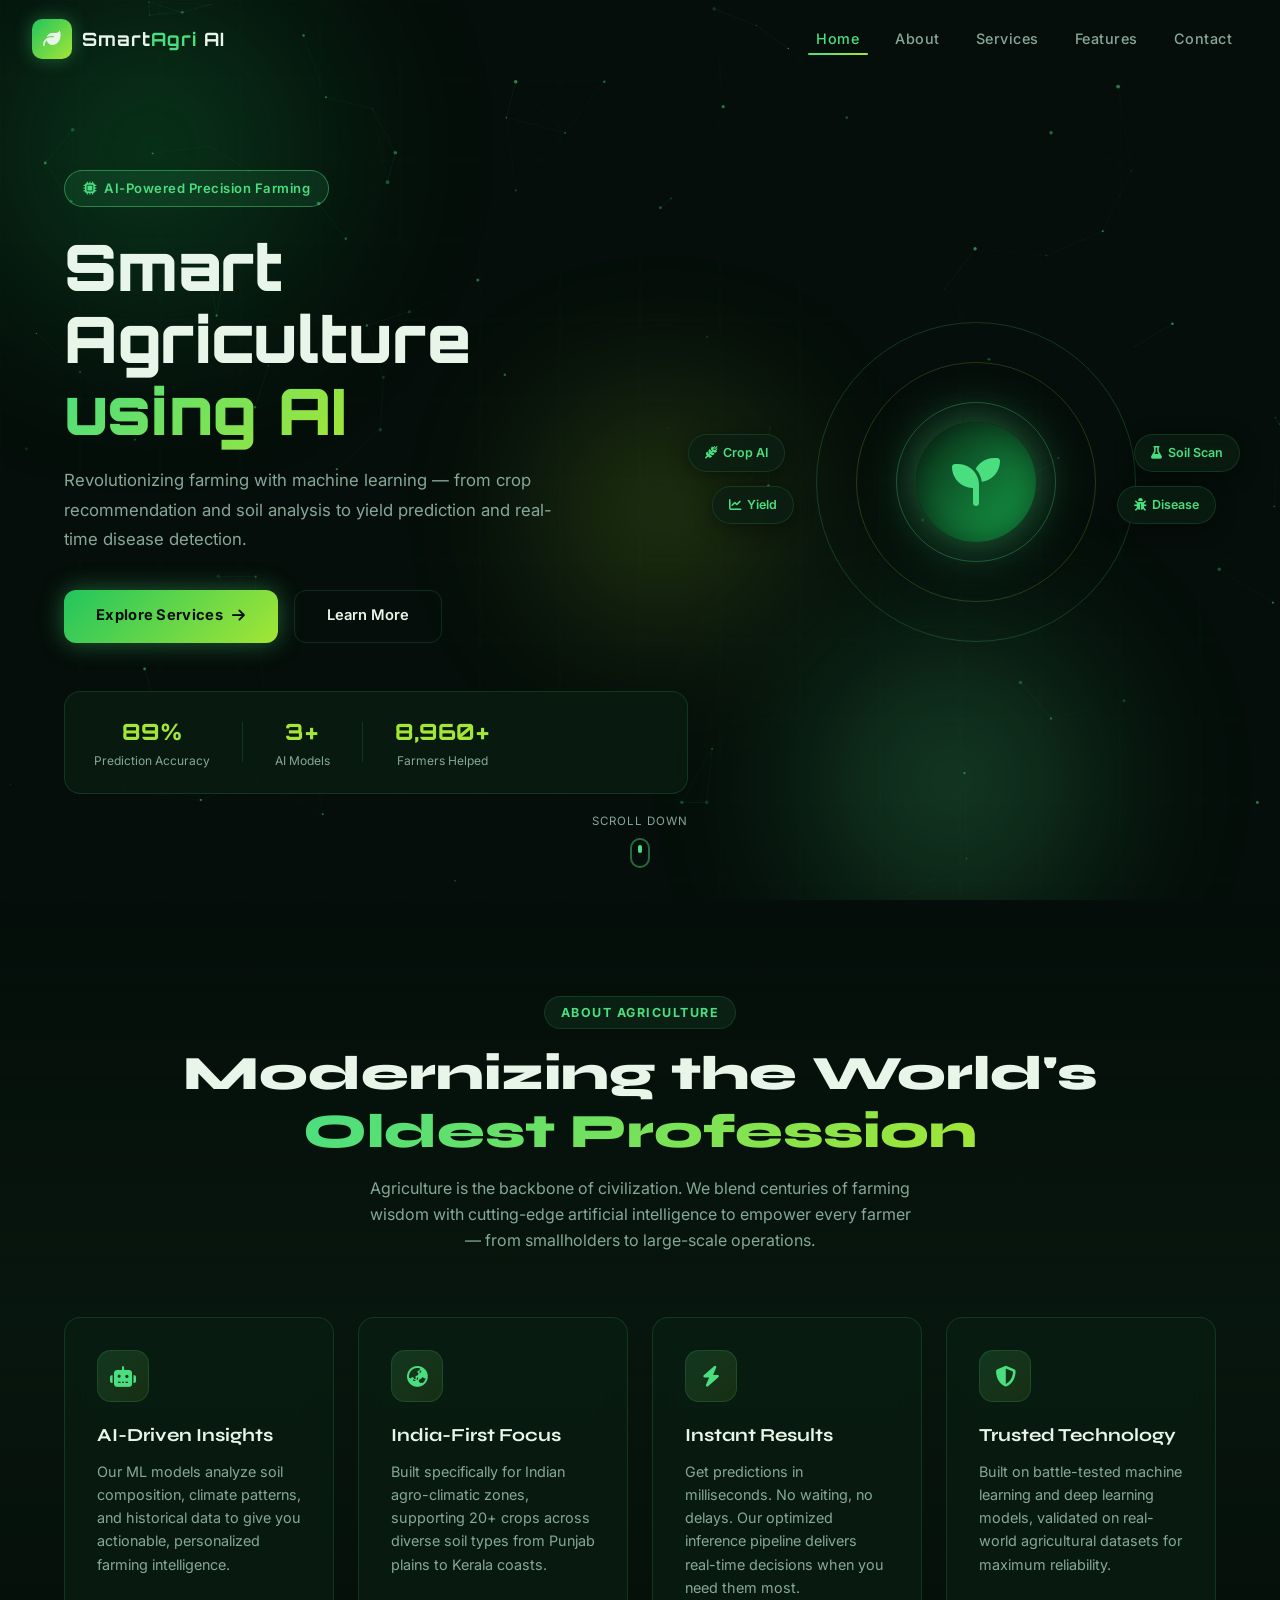
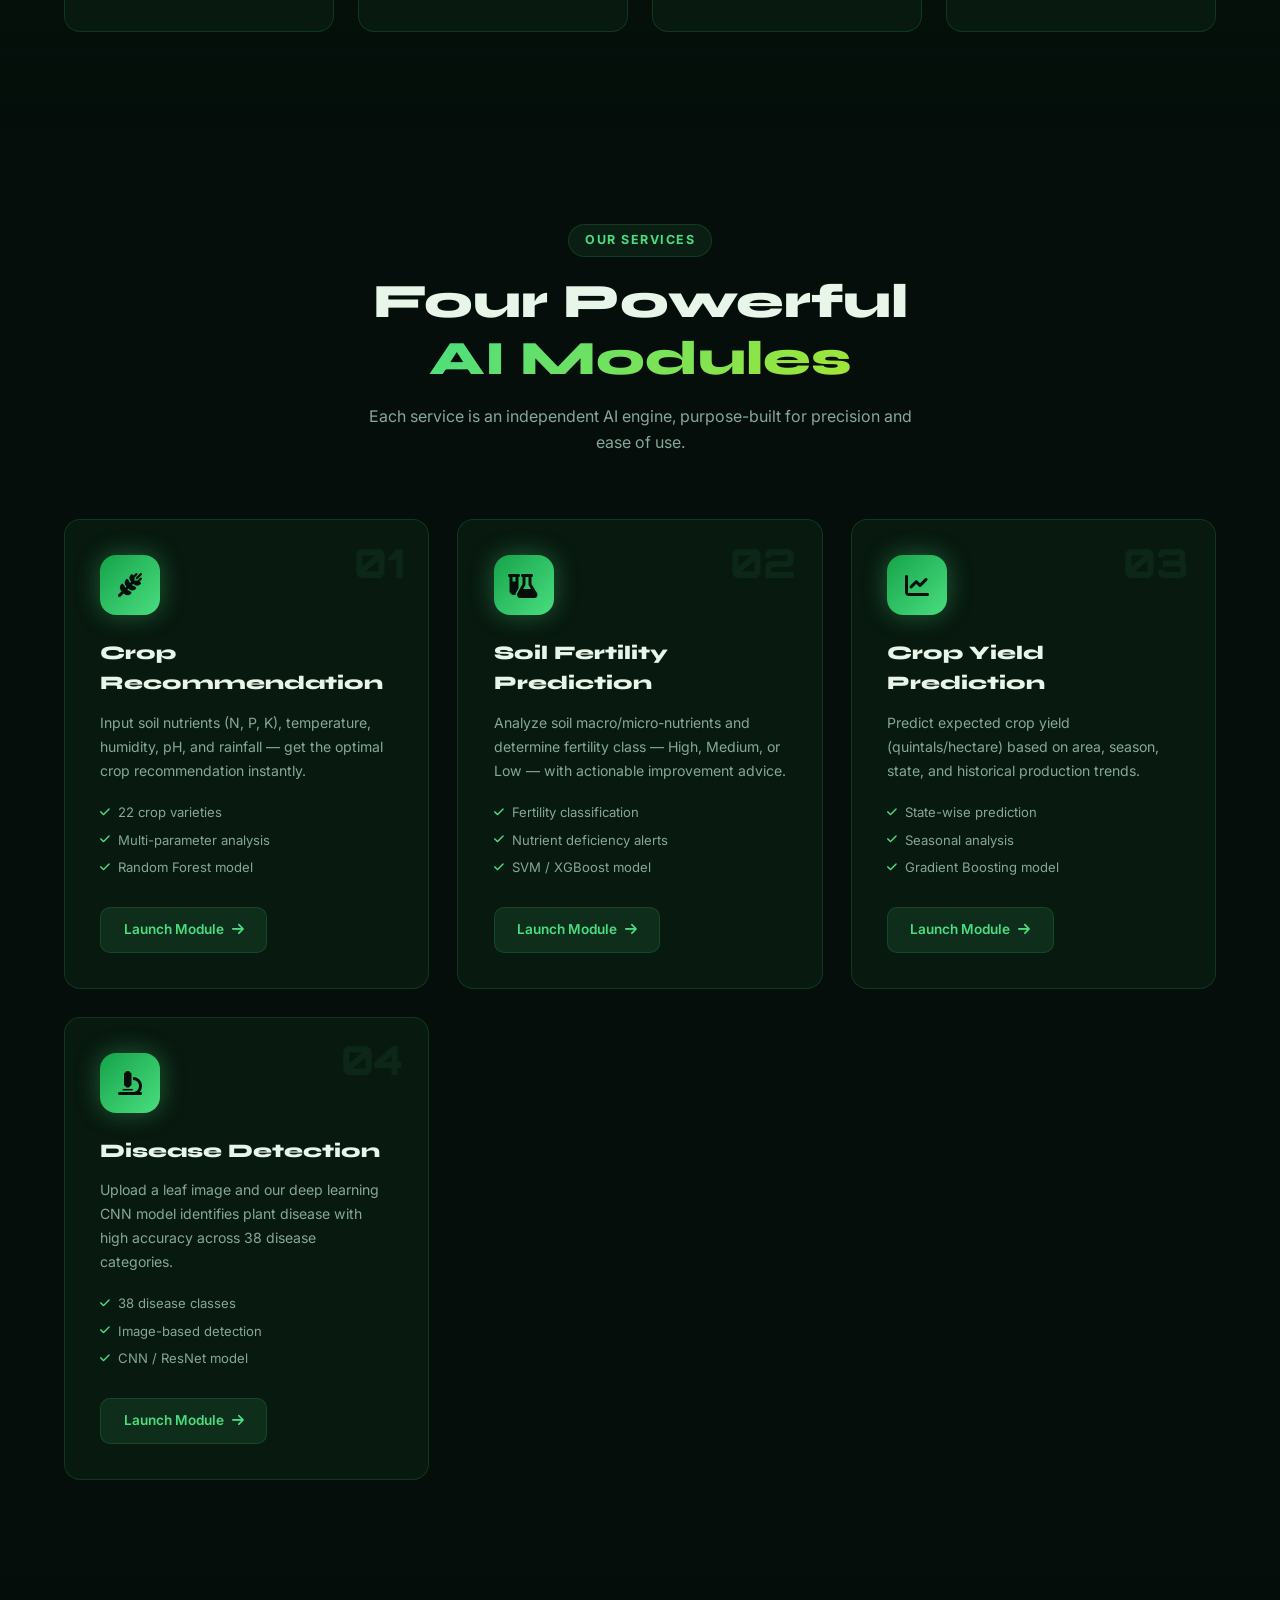
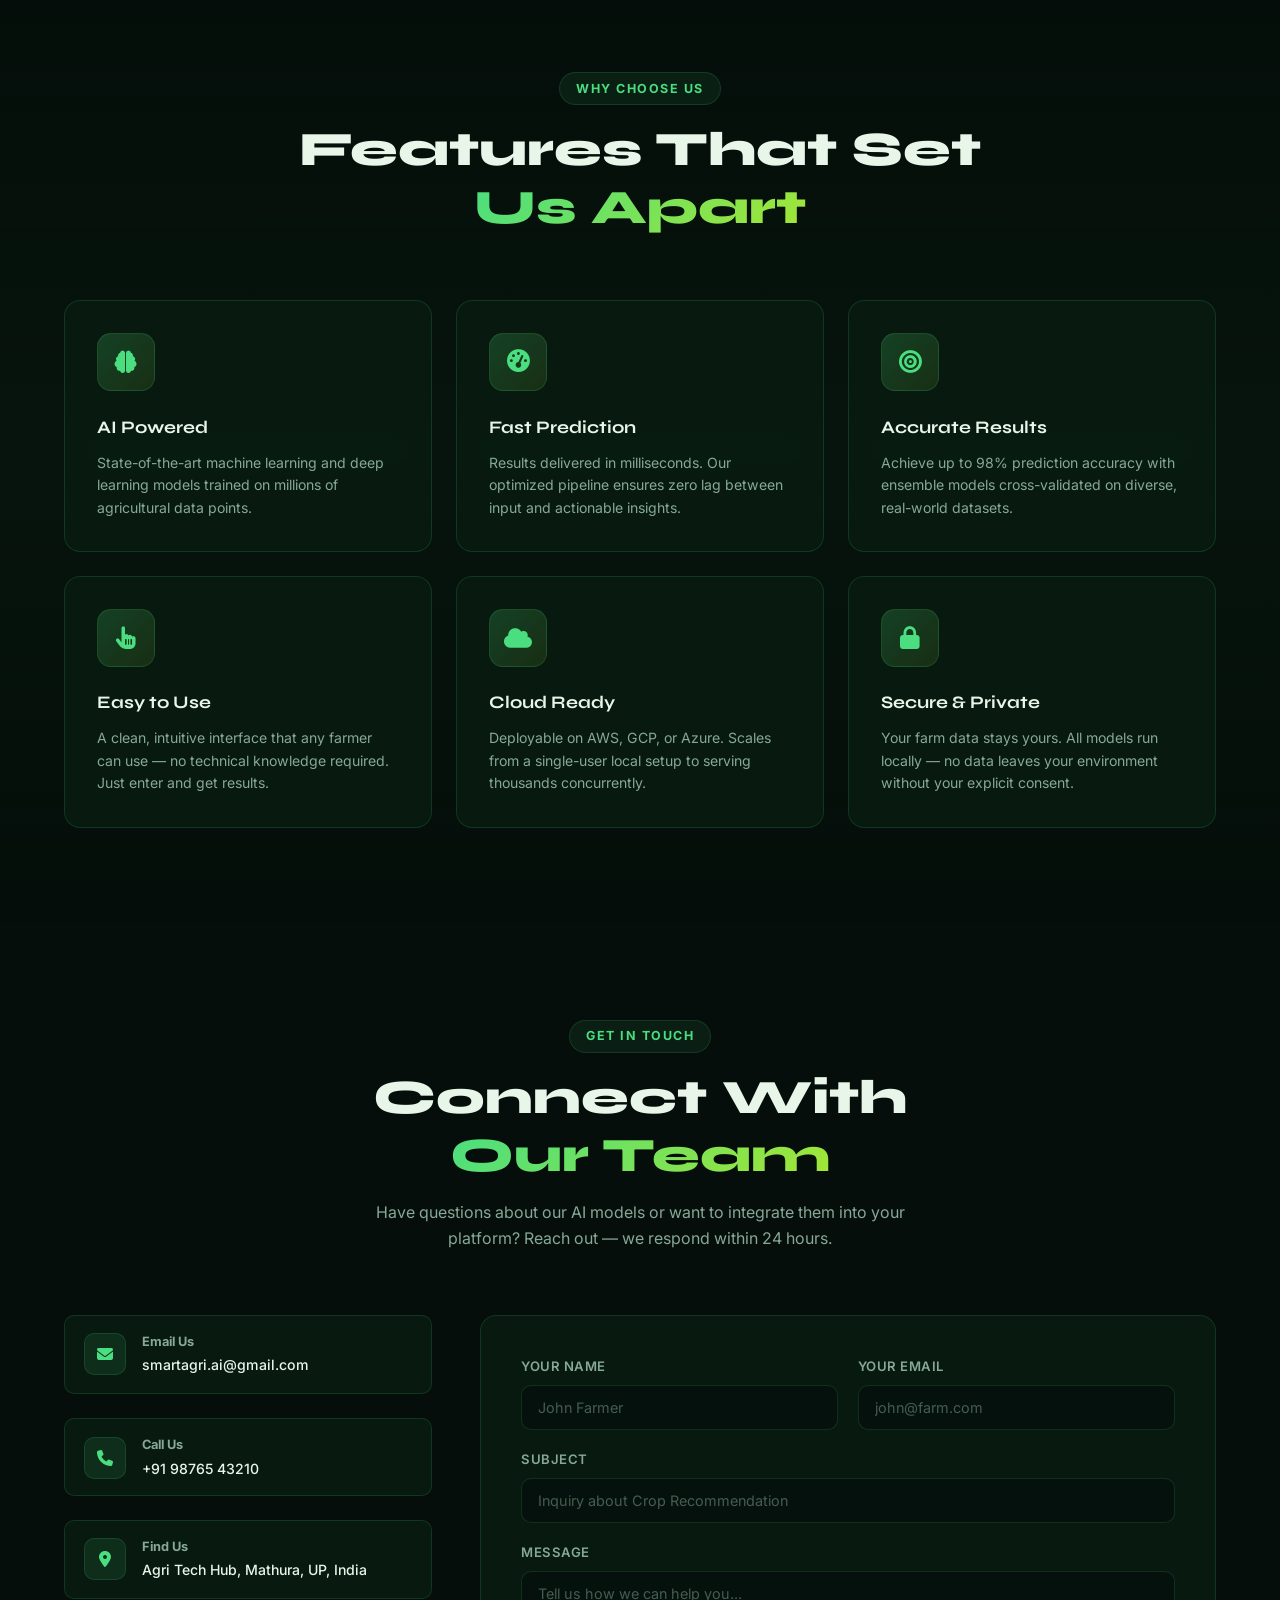
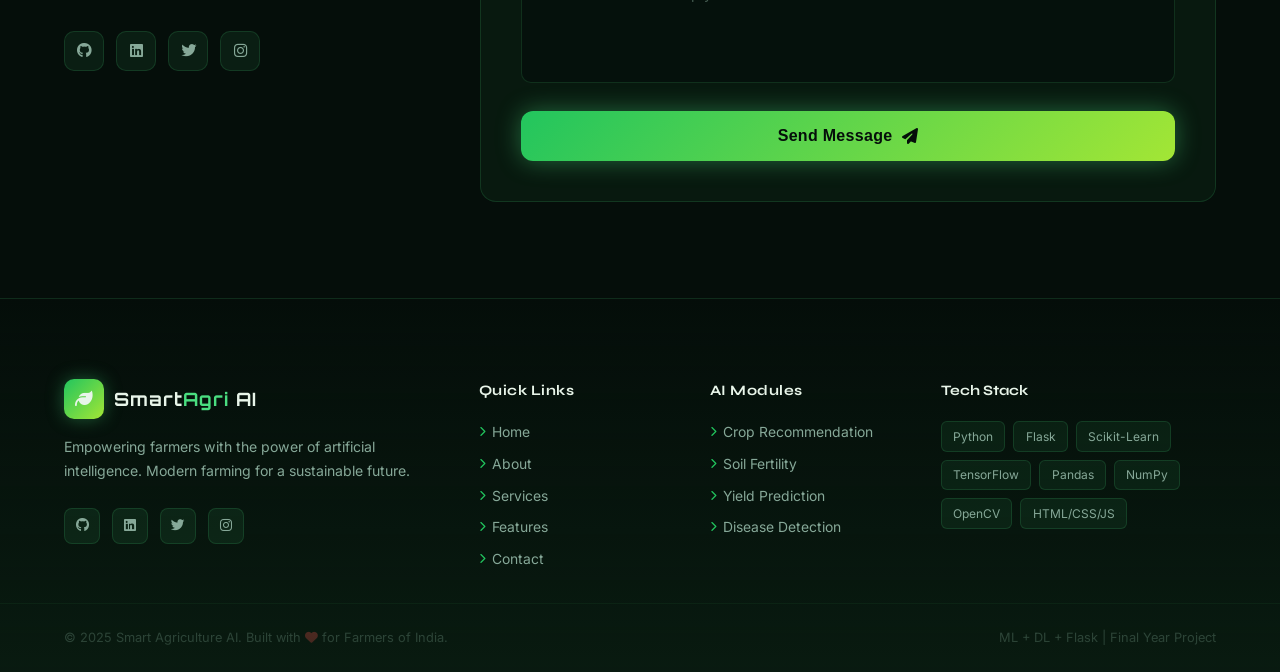
<file: Main/index.html>
<!DOCTYPE html>
<html lang="en">
<head>
  <meta charset="UTF-8" />
  <meta name="viewport" content="width=device-width, initial-scale=1.0" />
  <title>Smart Agriculture AI</title>

  <!-- Google Fonts -->
  <link href="https://fonts.googleapis.com/css2?family=Orbitron:wght@400;600;700;900&family=Syne:wght@400;600;700;800&family=Inter:wght@300;400;500;600&display=swap" rel="stylesheet" />

  <!-- Font Awesome -->
  <link rel="stylesheet" href="https://cdnjs.cloudflare.com/ajax/libs/font-awesome/6.5.0/css/all.min.css" />

  <!-- Main stylesheet -->
  <link rel="stylesheet" href="style.css" />
</head>
<body>

  <!-- ============================================================
       ANIMATED CANVAS BACKGROUND
  ============================================================ -->
  <canvas id="bgCanvas"></canvas>

  <!-- ============================================================
       NAVBAR
  ============================================================ -->
  <nav class="navbar" id="navbar">
    <div class="nav-container">
      <!-- Logo -->
      <div class="nav-logo">
        <span class="logo-icon"><i class="fa-solid fa-leaf"></i></span>
        <span class="logo-text">Smart<span class="accent">Agri</span> AI</span>
      </div>

      <!-- Menu -->
      <ul class="nav-links" id="navLinks">
        <li><a href="#home" class="nav-link active">Home</a></li>
        <li><a href="#about" class="nav-link">About</a></li>
        <li><a href="#services" class="nav-link">Services</a></li>
        <li><a href="#features" class="nav-link">Features</a></li>
        <li><a href="#contact" class="nav-link">Contact</a></li>
      </ul>

      <!-- Hamburger (mobile) -->
      <div class="hamburger" id="hamburger">
        <span></span><span></span><span></span>
      </div>
    </div>
  </nav>

  <!-- ============================================================
       HERO SECTION
  ============================================================ -->
  <section class="hero" id="home">
    <!-- Floating orbs -->
    <div class="orb orb1"></div>
    <div class="orb orb2"></div>
    <div class="orb orb3"></div>

    <div class="hero-content">
      <!-- Badge -->
      <div class="hero-badge reveal">
        <i class="fa-solid fa-microchip"></i> AI-Powered Precision Farming
      </div>

      <h1 class="hero-title reveal">
        Smart Agriculture<br /><span class="gradient-text">using AI</span>
      </h1>

      <p class="hero-subtitle reveal">
        Revolutionizing farming with machine learning — from crop recommendation
        and soil analysis to yield prediction and real-time disease detection.
      </p>

      <div class="hero-buttons reveal">
        <a href="#services" class="btn-primary">
          <span>Explore Services</span>
          <i class="fa-solid fa-arrow-right"></i>
        </a>
        <a href="#about" class="btn-ghost">
          <span>Learn More</span>
        </a>
      </div>

      <!-- Stats bar -->
      <div class="hero-stats reveal">
        <div class="stat">
          <span class="stat-num" data-target="98">0</span><span>%</span>
          <p>Prediction Accuracy</p>
        </div>
        <div class="stat-divider"></div>
        <div class="stat">
          <span class="stat-num" data-target="4">0</span><span>+</span>
          <p>AI Models</p>
        </div>
        <div class="stat-divider"></div>
        <div class="stat">
          <span class="stat-num" data-target="10000">0</span><span>+</span>
          <p>Farmers Helped</p>
        </div>
      </div>
    </div>

    <!-- Hero visual -->
    <div class="hero-visual reveal">
      <div class="hero-ring ring1"></div>
      <div class="hero-ring ring2"></div>
      <div class="hero-ring ring3"></div>
      <div class="hero-globe">
        <i class="fa-solid fa-seedling"></i>
      </div>
      <!-- Floating chips -->
      <div class="chip chip1"><i class="fa-solid fa-wheat-awn"></i> Crop AI</div>
      <div class="chip chip2"><i class="fa-solid fa-flask"></i> Soil Scan</div>
      <div class="chip chip3"><i class="fa-solid fa-chart-line"></i> Yield</div>
      <div class="chip chip4"><i class="fa-solid fa-bug"></i> Disease</div>
    </div>

    <!-- Scroll hint -->
    <div class="scroll-hint">
      <span>Scroll Down</span>
      <div class="scroll-arrow"></div>
    </div>
  </section>

  <!-- ============================================================
       ABOUT SECTION
  ============================================================ -->
  <section class="about" id="about">
    <div class="section-container">
      <!-- Header -->
      <div class="section-header reveal">
        <span class="section-tag">About Agriculture</span>
        <h2>Modernizing the World's<br /><span class="gradient-text">Oldest Profession</span></h2>
        <p>
          Agriculture is the backbone of civilization. We blend centuries of
          farming wisdom with cutting-edge artificial intelligence to empower
          every farmer — from smallholders to large-scale operations.
        </p>
      </div>

      <!-- About cards -->
      <div class="about-grid">
        <div class="about-card reveal tilt-card">
          <div class="card-icon"><i class="fa-solid fa-robot"></i></div>
          <h3>AI-Driven Insights</h3>
          <p>Our ML models analyze soil composition, climate patterns, and historical data to give you actionable, personalized farming intelligence.</p>
        </div>
        <div class="about-card reveal tilt-card">
          <div class="card-icon"><i class="fa-solid fa-earth-asia"></i></div>
          <h3>India-First Focus</h3>
          <p>Built specifically for Indian agro-climatic zones, supporting 20+ crops across diverse soil types from Punjab plains to Kerala coasts.</p>
        </div>
        <div class="about-card reveal tilt-card">
          <div class="card-icon"><i class="fa-solid fa-bolt"></i></div>
          <h3>Instant Results</h3>
          <p>Get predictions in milliseconds. No waiting, no delays. Our optimized inference pipeline delivers real-time decisions when you need them most.</p>
        </div>
        <div class="about-card reveal tilt-card">
          <div class="card-icon"><i class="fa-solid fa-shield-halved"></i></div>
          <h3>Trusted Technology</h3>
          <p>Built on battle-tested machine learning and deep learning models, validated on real-world agricultural datasets for maximum reliability.</p>
        </div>
      </div>
    </div>
  </section>

  <!-- ============================================================
       SERVICES SECTION
  ============================================================ -->
  <section class="services" id="services">
    <div class="section-container">
      <div class="section-header reveal">
        <span class="section-tag">Our Services</span>
        <h2>Four Powerful<br /><span class="gradient-text">AI Modules</span></h2>
        <p>Each service is an independent AI engine, purpose-built for precision and ease of use.</p>
      </div>

      <div class="services-grid">

        <!-- Card 1 — Crop Recommendation -->
        <div class="service-card reveal tilt-card" data-delay="0">
          <div class="service-card-glow"></div>
          <div class="service-icon">
            <i class="fa-solid fa-wheat-awn"></i>
          </div>
          <span class="service-num">01</span>
          <h3>Crop Recommendation</h3>
          <p>Input soil nutrients (N, P, K), temperature, humidity, pH, and rainfall — get the optimal crop recommendation instantly.</p>
          <ul class="service-features">
            <li><i class="fa-solid fa-check"></i> 22 crop varieties</li>
            <li><i class="fa-solid fa-check"></i> Multi-parameter analysis</li>
            <li><i class="fa-solid fa-check"></i> Random Forest model</li>
          </ul>
          <a href="https://crop-recommendadtion.onrender.com" class="service-btn">
            <span>Launch Module</span>
            <i class="fa-solid fa-arrow-right"></i>
          </a>
        </div>

        <!-- Card 2 — Soil Fertility -->
        <div class="service-card reveal tilt-card" data-delay="100">
          <div class="service-card-glow"></div>
          <div class="service-icon">
            <i class="fa-solid fa-flask-vial"></i>
          </div>
          <span class="service-num">02</span>
          <h3>Soil Fertility Prediction</h3>
          <p>Analyze soil macro/micro-nutrients and determine fertility class — High, Medium, or Low — with actionable improvement advice.</p>
          <ul class="service-features">
            <li><i class="fa-solid fa-check"></i> Fertility classification</li>
            <li><i class="fa-solid fa-check"></i> Nutrient deficiency alerts</li>
            <li><i class="fa-solid fa-check"></i> SVM / XGBoost model</li>
          </ul>
          <a href="https://soil-fertility-rkv4.onrender.com" class="service-btn">
            <span>Launch Module</span>
            <i class="fa-solid fa-arrow-right"></i>
          </a>
        </div>

        <!-- Card 3 — Yield Prediction -->
        <div class="service-card reveal tilt-card" data-delay="200">
          <div class="service-card-glow"></div>
          <div class="service-icon">
            <i class="fa-solid fa-chart-line"></i>
          </div>
          <span class="service-num">03</span>
          <h3>Crop Yield Prediction</h3>
          <p>Predict expected crop yield (quintals/hectare) based on area, season, state, and historical production trends.</p>
          <ul class="service-features">
            <li><i class="fa-solid fa-check"></i> State-wise prediction</li>
            <li><i class="fa-solid fa-check"></i> Seasonal analysis</li>
            <li><i class="fa-solid fa-check"></i> Gradient Boosting model</li>
          </ul>
          <a href="https://yield-prediction-vwqh.onrender.com" class="service-btn">
            <span>Launch Module</span>
            <i class="fa-solid fa-arrow-right"></i>
          </a>
        </div>

        <!-- Card 4 — Disease Detection -->
        <div class="service-card reveal tilt-card" data-delay="300">
          <div class="service-card-glow"></div>
          <div class="service-icon">
            <i class="fa-solid fa-microscope"></i>
          </div>
          <span class="service-num">04</span>
          <h3>Disease Detection</h3>
          <p>Upload a leaf image and our deep learning CNN model identifies plant disease with high accuracy across 38 disease categories.</p>
          <ul class="service-features">
            <li><i class="fa-solid fa-check"></i> 38 disease classes</li>
            <li><i class="fa-solid fa-check"></i> Image-based detection</li>
            <li><i class="fa-solid fa-check"></i> CNN / ResNet model</li>
          </ul>
          <a href="https://disease-classification-t6o3.onrender.com" class="service-btn">
            <span>Launch Module</span>
            <i class="fa-solid fa-arrow-right"></i>
          </a>
        </div>

      </div>
    </div>
  </section>

  <!-- ============================================================
       FEATURES SECTION
  ============================================================ -->
  <section class="features" id="features">
    <div class="section-container">
      <div class="section-header reveal">
        <span class="section-tag">Why Choose Us</span>
        <h2>Features That Set<br /><span class="gradient-text">Us Apart</span></h2>
      </div>

      <div class="features-grid">

        <div class="feature-box reveal">
          <div class="feature-icon-wrap">
            <div class="feature-icon-bg"></div>
            <i class="fa-solid fa-brain"></i>
          </div>
          <h3>AI Powered</h3>
          <p>State-of-the-art machine learning and deep learning models trained on millions of agricultural data points.</p>
        </div>

        <div class="feature-box reveal">
          <div class="feature-icon-wrap">
            <div class="feature-icon-bg"></div>
            <i class="fa-solid fa-gauge-high"></i>
          </div>
          <h3>Fast Prediction</h3>
          <p>Results delivered in milliseconds. Our optimized pipeline ensures zero lag between input and actionable insights.</p>
        </div>

        <div class="feature-box reveal">
          <div class="feature-icon-wrap">
            <div class="feature-icon-bg"></div>
            <i class="fa-solid fa-bullseye"></i>
          </div>
          <h3>Accurate Results</h3>
          <p>Achieve up to 98% prediction accuracy with ensemble models cross-validated on diverse, real-world datasets.</p>
        </div>

        <div class="feature-box reveal">
          <div class="feature-icon-wrap">
            <div class="feature-icon-bg"></div>
            <i class="fa-solid fa-hand-pointer"></i>
          </div>
          <h3>Easy to Use</h3>
          <p>A clean, intuitive interface that any farmer can use — no technical knowledge required. Just enter and get results.</p>
        </div>

        <div class="feature-box reveal">
          <div class="feature-icon-wrap">
            <div class="feature-icon-bg"></div>
            <i class="fa-solid fa-cloud"></i>
          </div>
          <h3>Cloud Ready</h3>
          <p>Deployable on AWS, GCP, or Azure. Scales from a single-user local setup to serving thousands concurrently.</p>
        </div>

        <div class="feature-box reveal">
          <div class="feature-icon-wrap">
            <div class="feature-icon-bg"></div>
            <i class="fa-solid fa-lock"></i>
          </div>
          <h3>Secure & Private</h3>
          <p>Your farm data stays yours. All models run locally — no data leaves your environment without your explicit consent.</p>
        </div>

      </div>
    </div>
  </section>

  <!-- ============================================================
       CONTACT SECTION
  ============================================================ -->
  <section class="contact" id="contact">
    <div class="section-container">
      <div class="section-header reveal">
        <span class="section-tag">Get in Touch</span>
        <h2>Connect With<br /><span class="gradient-text">Our Team</span></h2>
        <p>Have questions about our AI models or want to integrate them into your platform? Reach out — we respond within 24 hours.</p>
      </div>

      <div class="contact-wrapper reveal">
        <!-- Contact info -->
        <div class="contact-info">
          <div class="contact-info-item">
            <div class="contact-info-icon"><i class="fa-solid fa-envelope"></i></div>
            <div>
              <h4>Email Us</h4>
              <p>smartagri.ai@gmail.com</p>
            </div>
          </div>
          <div class="contact-info-item">
            <div class="contact-info-icon"><i class="fa-solid fa-phone"></i></div>
            <div>
              <h4>Call Us</h4>
              <p>+91 98765 43210</p>
            </div>
          </div>
          <div class="contact-info-item">
            <div class="contact-info-icon"><i class="fa-solid fa-location-dot"></i></div>
            <div>
              <h4>Find Us</h4>
              <p>Agri Tech Hub, Mathura, UP, India</p>
            </div>
          </div>
          <!-- Social links -->
          <div class="contact-socials">
            <a href="#" class="social-btn"><i class="fa-brands fa-github"></i></a>
            <a href="#" class="social-btn"><i class="fa-brands fa-linkedin"></i></a>
            <a href="#" class="social-btn"><i class="fa-brands fa-twitter"></i></a>
            <a href="#" class="social-btn"><i class="fa-brands fa-instagram"></i></a>
          </div>
        </div>

        <!-- Contact form -->
        <form class="contact-form" id="contactForm">
          <div class="form-row">
            <div class="form-group">
              <label>Your Name</label>
              <input type="text" placeholder="John Farmer" required />
            </div>
            <div class="form-group">
              <label>Your Email</label>
              <input type="email" placeholder="john@farm.com" required />
            </div>
          </div>
          <div class="form-group">
            <label>Subject</label>
            <input type="text" placeholder="Inquiry about Crop Recommendation" required />
          </div>
          <div class="form-group">
            <label>Message</label>
            <textarea rows="5" placeholder="Tell us how we can help you..." required></textarea>
          </div>
          <button type="submit" class="btn-primary form-submit">
            <span>Send Message</span>
            <i class="fa-solid fa-paper-plane"></i>
          </button>
          <!-- Success toast -->
          <div class="form-toast" id="formToast">
            <i class="fa-solid fa-circle-check"></i> Message sent successfully!
          </div>
        </form>
      </div>
    </div>
  </section>

  <!-- ============================================================
       FOOTER
  ============================================================ -->
  <footer class="footer">
    <div class="footer-bg-animation"></div>
    <div class="footer-container">

      <!-- Brand -->
      <div class="footer-brand">
        <div class="nav-logo">
          <span class="logo-icon"><i class="fa-solid fa-leaf"></i></span>
          <span class="logo-text">Smart<span class="accent">Agri</span> AI</span>
        </div>
        <p>Empowering farmers with the power of artificial intelligence. Modern farming for a sustainable future.</p>
        <div class="footer-socials">
          <a href="#"><i class="fa-brands fa-github"></i></a>
          <a href="#"><i class="fa-brands fa-linkedin"></i></a>
          <a href="#"><i class="fa-brands fa-twitter"></i></a>
          <a href="#"><i class="fa-brands fa-instagram"></i></a>
        </div>
      </div>

      <!-- Quick links -->
      <div class="footer-links">
        <h4>Quick Links</h4>
        <ul>
          <li><a href="#home"><i class="fa-solid fa-chevron-right"></i> Home</a></li>
          <li><a href="#about"><i class="fa-solid fa-chevron-right"></i> About</a></li>
          <li><a href="#services"><i class="fa-solid fa-chevron-right"></i> Services</a></li>
          <li><a href="#features"><i class="fa-solid fa-chevron-right"></i> Features</a></li>
          <li><a href="#contact"><i class="fa-solid fa-chevron-right"></i> Contact</a></li>
        </ul>
      </div>

      <!-- Services links -->
      <div class="footer-links">
        <h4>AI Modules</h4>
        <ul>
          <li><a href="http://127.0.0.1:5002"><i class="fa-solid fa-chevron-right"></i> Crop Recommendation</a></li>
          <li><a href="http://127.0.0.1:5001"><i class="fa-solid fa-chevron-right"></i> Soil Fertility</a></li>
          <li><a href="http://127.0.0.1:5000"><i class="fa-solid fa-chevron-right"></i> Yield Prediction</a></li>
          <li><a href="http://127.0.0.1:5003"><i class="fa-solid fa-chevron-right"></i> Disease Detection</a></li>
        </ul>
      </div>

      <!-- Tech stack -->
      <div class="footer-tech">
        <h4>Tech Stack</h4>
        <div class="tech-tags">
          <span>Python</span>
          <span>Flask</span>
          <span>Scikit-Learn</span>
          <span>TensorFlow</span>
          <span>Pandas</span>
          <span>NumPy</span>
          <span>OpenCV</span>
          <span>HTML/CSS/JS</span>
        </div>
      </div>

    </div>

    <!-- Bottom bar -->
    <div class="footer-bottom">
      <p>© 2025 Smart Agriculture AI. Built with <i class="fa-solid fa-heart"></i> for Farmers of India.</p>
      <p>ML + DL + Flask | Final Year Project</p>
    </div>
  </footer>

  <!-- Script -->
  <script src="script.js"></script>
</body>
</html>
</file>
<file: Main/style.css>
/* ================================================================
   SMART AGRICULTURE AI — style.css
   Dark + Green futuristic theme with glassmorphism & animations
   ================================================================ */

/* ---------------------------------------------------------------
   CSS Variables & Reset
--------------------------------------------------------------- */
:root {
  --bg-dark:        #050e0a;
  --bg-card:        rgba(10, 30, 18, 0.75);
  --bg-card-solid:  #0a1e12;
  --green-400:      #4ade80;
  --green-500:      #22c55e;
  --green-600:      #16a34a;
  --green-glow:     rgba(74, 222, 128, 0.35);
  --green-glow-sm:  rgba(74, 222, 128, 0.15);
  --accent:         #a3e635;       /* lime accent */
  --text-primary:   #e8f5e9;
  --text-secondary: #86a898;
  --border:         rgba(74, 222, 128, 0.15);
  --border-glow:    rgba(74, 222, 128, 0.45);
  --font-display:   'Orbitron', monospace;
  --font-heading:   'Syne', sans-serif;
  --font-body:      'Inter', sans-serif;
  --radius:         16px;
  --radius-sm:      10px;
  --transition:     0.35s cubic-bezier(0.4, 0, 0.2, 1);
}

*, *::before, *::after { box-sizing: border-box; margin: 0; padding: 0; }

html { scroll-behavior: smooth; }

body {
  font-family: var(--font-body);
  background: var(--bg-dark);
  color: var(--text-primary);
  overflow-x: hidden;
  line-height: 1.6;
}

/* ---------------------------------------------------------------
   CANVAS BACKGROUND
--------------------------------------------------------------- */
#bgCanvas {
  position: fixed;
  inset: 0;
  z-index: 0;
  pointer-events: none;
}

/* ---------------------------------------------------------------
   TYPOGRAPHY UTILITIES
--------------------------------------------------------------- */
.gradient-text {
  background: linear-gradient(135deg, var(--green-400), var(--accent));
  -webkit-background-clip: text;
  -webkit-text-fill-color: transparent;
  background-clip: text;
}

.accent { color: var(--green-400); }

/* ---------------------------------------------------------------
   SCROLLBAR
--------------------------------------------------------------- */
::-webkit-scrollbar { width: 6px; }
::-webkit-scrollbar-track { background: var(--bg-dark); }
::-webkit-scrollbar-thumb { background: var(--green-600); border-radius: 99px; }

/* ---------------------------------------------------------------
   NAVBAR
--------------------------------------------------------------- */
.navbar {
  position: fixed;
  top: 0; left: 0; right: 0;
  z-index: 1000;
  padding: 1.2rem 2rem;
  transition: var(--transition);
}

.navbar.scrolled {
  background: rgba(5, 14, 10, 0.9);
  backdrop-filter: blur(18px);
  -webkit-backdrop-filter: blur(18px);
  border-bottom: 1px solid var(--border);
  padding: 0.85rem 2rem;
  box-shadow: 0 4px 30px rgba(0,0,0,0.5);
}

.nav-container {
  max-width: 1300px;
  margin: 0 auto;
  display: flex;
  align-items: center;
  justify-content: space-between;
}

/* Logo */
.nav-logo {
  display: flex;
  align-items: center;
  gap: 0.6rem;
  text-decoration: none;
}

.logo-icon {
  width: 40px; height: 40px;
  background: linear-gradient(135deg, var(--green-500), var(--accent));
  border-radius: 10px;
  display: flex; align-items: center; justify-content: center;
  font-size: 1.1rem;
  box-shadow: 0 0 18px var(--green-glow);
  animation: logoPulse 3s ease-in-out infinite;
}

@keyframes logoPulse {
  0%, 100% { box-shadow: 0 0 18px var(--green-glow); }
  50%       { box-shadow: 0 0 30px rgba(74,222,128,0.55); }
}

.logo-text {
  font-family: var(--font-display);
  font-size: 1.15rem;
  font-weight: 700;
  color: var(--text-primary);
  letter-spacing: 1px;
}

/* Nav links */
.nav-links {
  display: flex;
  list-style: none;
  gap: 0.25rem;
}

.nav-link {
  position: relative;
  padding: 0.5rem 1rem;
  color: var(--text-secondary);
  text-decoration: none;
  font-size: 0.9rem;
  font-weight: 500;
  border-radius: 8px;
  transition: var(--transition);
  letter-spacing: 0.5px;
}

.nav-link::after {
  content: '';
  position: absolute;
  bottom: 0; left: 50%; right: 50%;
  height: 2px;
  background: linear-gradient(90deg, var(--green-400), var(--accent));
  border-radius: 99px;
  transition: var(--transition);
}

.nav-link:hover,
.nav-link.active {
  color: var(--green-400);
}

.nav-link:hover::after,
.nav-link.active::after {
  left: 10%; right: 10%;
}

/* Hamburger */
.hamburger {
  display: none;
  flex-direction: column;
  gap: 5px;
  cursor: pointer;
}
.hamburger span {
  width: 26px; height: 2px;
  background: var(--green-400);
  border-radius: 99px;
  transition: var(--transition);
}

/* ---------------------------------------------------------------
   HERO
--------------------------------------------------------------- */
.hero {
  position: relative;
  min-height: 100vh;
  display: flex;
  align-items: center;
  justify-content: space-between;
  gap: 3rem;
  padding: 8rem 5% 4rem;
  overflow: hidden;
  z-index: 1;
}

/* Floating orbs */
.orb {
  position: absolute;
  border-radius: 50%;
  filter: blur(80px);
  opacity: 0.35;
  animation: orbFloat 8s ease-in-out infinite;
}
.orb1 {
  width: 500px; height: 500px;
  background: radial-gradient(circle, #16a34a, transparent 70%);
  top: -100px; left: -100px;
}
.orb2 {
  width: 400px; height: 400px;
  background: radial-gradient(circle, #4ade80, transparent 70%);
  bottom: -80px; right: 10%;
  animation-delay: -3s;
}
.orb3 {
  width: 300px; height: 300px;
  background: radial-gradient(circle, #a3e635, transparent 70%);
  top: 40%; left: 40%;
  animation-delay: -5s;
}

@keyframes orbFloat {
  0%, 100% { transform: translate(0, 0) scale(1); }
  33%       { transform: translate(30px, -30px) scale(1.08); }
  66%       { transform: translate(-20px, 20px) scale(0.95); }
}

/* Hero content */
.hero-content {
  flex: 1;
  max-width: 640px;
  z-index: 2;
}

.hero-badge {
  display: inline-flex;
  align-items: center;
  gap: 0.5rem;
  background: rgba(74, 222, 128, 0.1);
  border: 1px solid var(--border-glow);
  padding: 0.45rem 1.1rem;
  border-radius: 99px;
  font-size: 0.82rem;
  font-weight: 600;
  color: var(--green-400);
  letter-spacing: 0.5px;
  margin-bottom: 1.5rem;
  animation: badgePulse 3s ease-in-out infinite;
}

@keyframes badgePulse {
  0%, 100% { box-shadow: 0 0 0 rgba(74,222,128,0); }
  50%       { box-shadow: 0 0 20px rgba(74,222,128,0.25); }
}

.hero-title {
  font-family: var(--font-display);
  font-size: clamp(2.4rem, 5vw, 4rem);
  font-weight: 900;
  line-height: 1.12;
  margin-bottom: 1.25rem;
  color: var(--text-primary);
}

.hero-subtitle {
  font-size: 1.05rem;
  color: var(--text-secondary);
  max-width: 520px;
  margin-bottom: 2.2rem;
  line-height: 1.75;
}

.hero-buttons {
  display: flex;
  flex-wrap: wrap;
  gap: 1rem;
  margin-bottom: 3rem;
}

/* Primary button */
.btn-primary {
  display: inline-flex;
  align-items: center;
  gap: 0.6rem;
  padding: 0.85rem 2rem;
  background: linear-gradient(135deg, var(--green-500), var(--accent));
  color: #050e0a;
  font-weight: 700;
  font-size: 0.92rem;
  border-radius: 12px;
  text-decoration: none;
  border: none;
  cursor: pointer;
  position: relative;
  overflow: hidden;
  transition: var(--transition);
  box-shadow: 0 0 25px rgba(74,222,128,0.4);
  letter-spacing: 0.3px;
}
.btn-primary::before {
  content: '';
  position: absolute;
  inset: 0;
  background: linear-gradient(135deg, rgba(255,255,255,0.25), transparent);
  opacity: 0;
  transition: var(--transition);
}
.btn-primary:hover {
  transform: translateY(-3px);
  box-shadow: 0 0 45px rgba(74,222,128,0.65);
}
.btn-primary:hover::before { opacity: 1; }
.btn-primary i { transition: transform var(--transition); }
.btn-primary:hover i { transform: translateX(4px); }

/* Ghost button */
.btn-ghost {
  display: inline-flex;
  align-items: center;
  gap: 0.5rem;
  padding: 0.85rem 2rem;
  background: transparent;
  color: var(--text-primary);
  font-weight: 600;
  font-size: 0.92rem;
  border-radius: 12px;
  text-decoration: none;
  border: 1px solid var(--border);
  cursor: pointer;
  transition: var(--transition);
}
.btn-ghost:hover {
  border-color: var(--green-400);
  color: var(--green-400);
  background: var(--green-glow-sm);
  transform: translateY(-3px);
}

/* Stats bar */
.hero-stats {
  display: flex;
  align-items: center;
  gap: 2rem;
  padding: 1.4rem 1.8rem;
  background: var(--bg-card);
  border: 1px solid var(--border);
  border-radius: var(--radius);
  backdrop-filter: blur(10px);
  -webkit-backdrop-filter: blur(10px);
}
.stat { text-align: center; }
.stat-num {
  font-family: var(--font-display);
  font-size: 1.8rem;
  font-weight: 900;
  color: var(--green-400);
}
.stat > span { font-size: 1.4rem; color: var(--accent); font-weight: 800; }
.stat p { font-size: 0.75rem; color: var(--text-secondary); margin-top: 0.1rem; }
.stat-divider {
  width: 1px;
  height: 40px;
  background: var(--border);
}

/* Hero visual */
.hero-visual {
  flex: 1;
  max-width: 480px;
  position: relative;
  display: flex;
  align-items: center;
  justify-content: center;
  z-index: 2;
}

.hero-ring {
  position: absolute;
  border-radius: 50%;
  border: 1px solid var(--border);
  animation: ringRotate 20s linear infinite;
}
.ring1 { width: 320px; height: 320px; border-color: rgba(74,222,128,0.2); }
.ring2 { width: 240px; height: 240px; border-color: rgba(163,230,53,0.2); animation-direction: reverse; animation-duration: 15s; }
.ring3 { width: 160px; height: 160px; border-color: rgba(74,222,128,0.3); animation-duration: 10s; }

@keyframes ringRotate {
  from { transform: rotate(0deg); }
  to   { transform: rotate(360deg); }
}

.hero-globe {
  width: 120px; height: 120px;
  border-radius: 50%;
  background: linear-gradient(135deg, #0a2e18, #16a34a);
  display: flex; align-items: center; justify-content: center;
  font-size: 3rem;
  color: var(--green-400);
  box-shadow: 0 0 50px rgba(74,222,128,0.5), inset 0 0 30px rgba(0,0,0,0.5);
  animation: globePulse 4s ease-in-out infinite;
  z-index: 2;
}
@keyframes globePulse {
  0%, 100% { box-shadow: 0 0 50px rgba(74,222,128,0.5); }
  50%       { box-shadow: 0 0 80px rgba(74,222,128,0.8); }
}

/* Floating chips */
.chip {
  position: absolute;
  padding: 0.5rem 1rem;
  background: rgba(10,30,18,0.8);
  border: 1px solid var(--border);
  border-radius: 99px;
  font-size: 0.78rem;
  font-weight: 600;
  color: var(--green-400);
  backdrop-filter: blur(10px);
  -webkit-backdrop-filter: blur(10px);
  white-space: nowrap;
  display: flex; align-items: center; gap: 0.4rem;
  box-shadow: 0 4px 20px rgba(0,0,0,0.4);
}
.chip1 { top: 10%; left: -10%;    animation: chipFloat 6s ease-in-out infinite 0s; }
.chip2 { top: 10%; right: -5%;   animation: chipFloat 6s ease-in-out infinite 1.5s; }
.chip3 { bottom: 15%; left: -5%; animation: chipFloat 6s ease-in-out infinite 3s; }
.chip4 { bottom: 15%; right: 0%; animation: chipFloat 6s ease-in-out infinite 4.5s; }

@keyframes chipFloat {
  0%, 100% { transform: translateY(0); }
  50%       { transform: translateY(-10px); }
}

/* Scroll hint */
.scroll-hint {
  position: absolute;
  bottom: 2rem; left: 50%;
  transform: translateX(-50%);
  display: flex; flex-direction: column; align-items: center; gap: 0.5rem;
  font-size: 0.72rem;
  color: var(--text-secondary);
  letter-spacing: 1px;
  text-transform: uppercase;
  animation: hintFade 3s ease-in-out infinite;
}
.scroll-arrow {
  width: 20px; height: 30px;
  border: 2px solid var(--border-glow);
  border-radius: 10px;
  position: relative;
}
.scroll-arrow::after {
  content: '';
  position: absolute;
  top: 5px; left: 50%;
  transform: translateX(-50%);
  width: 4px; height: 8px;
  background: var(--green-400);
  border-radius: 99px;
  animation: scrollDot 2s ease-in-out infinite;
}
@keyframes scrollDot {
  0%   { opacity: 1; transform: translateX(-50%) translateY(0); }
  100% { opacity: 0; transform: translateX(-50%) translateY(14px); }
}
@keyframes hintFade {
  0%, 100% { opacity: 0.5; }
  50%       { opacity: 1; }
}

/* ---------------------------------------------------------------
   SECTION SHARED
--------------------------------------------------------------- */
.section-container {
  max-width: 1300px;
  margin: 0 auto;
  padding: 6rem 5%;
  position: relative;
  z-index: 1;
}

.section-header {
  text-align: center;
  margin-bottom: 4rem;
}

.section-tag {
  display: inline-block;
  padding: 0.35rem 1rem;
  background: rgba(74, 222, 128, 0.08);
  border: 1px solid var(--border);
  border-radius: 99px;
  font-size: 0.78rem;
  font-weight: 700;
  color: var(--green-400);
  letter-spacing: 1.5px;
  text-transform: uppercase;
  margin-bottom: 1rem;
}

.section-header h2 {
  font-family: var(--font-heading);
  font-size: clamp(2rem, 4vw, 3rem);
  font-weight: 800;
  line-height: 1.2;
  margin-bottom: 1rem;
}

.section-header p {
  color: var(--text-secondary);
  max-width: 560px;
  margin: 0 auto;
  font-size: 1rem;
}

/* ---------------------------------------------------------------
   ABOUT SECTION
--------------------------------------------------------------- */
.about {
  position: relative;
  z-index: 1;
  background: linear-gradient(180deg, transparent, rgba(10,30,18,0.5) 50%, transparent);
}

.about-grid {
  display: grid;
  grid-template-columns: repeat(auto-fit, minmax(260px, 1fr));
  gap: 1.5rem;
}

.about-card {
  background: var(--bg-card);
  border: 1px solid var(--border);
  border-radius: var(--radius);
  padding: 2rem;
  backdrop-filter: blur(12px);
  -webkit-backdrop-filter: blur(12px);
  transition: var(--transition);
  position: relative;
  overflow: hidden;
}
.about-card::before {
  content: '';
  position: absolute;
  top: 0; left: 0; right: 0;
  height: 2px;
  background: linear-gradient(90deg, transparent, var(--green-500), transparent);
  opacity: 0;
  transition: var(--transition);
}
.about-card:hover {
  border-color: var(--border-glow);
  transform: translateY(-6px);
  box-shadow: 0 20px 50px rgba(0,0,0,0.5), 0 0 30px var(--green-glow-sm);
}
.about-card:hover::before { opacity: 1; }

.card-icon {
  width: 52px; height: 52px;
  background: linear-gradient(135deg, rgba(74,222,128,0.15), rgba(163,230,53,0.1));
  border: 1px solid var(--border);
  border-radius: 14px;
  display: flex; align-items: center; justify-content: center;
  font-size: 1.3rem;
  color: var(--green-400);
  margin-bottom: 1.2rem;
  transition: var(--transition);
}
.about-card:hover .card-icon {
  background: linear-gradient(135deg, rgba(74,222,128,0.25), rgba(163,230,53,0.2));
  box-shadow: 0 0 20px var(--green-glow-sm);
}

.about-card h3 {
  font-family: var(--font-heading);
  font-size: 1.15rem;
  font-weight: 700;
  margin-bottom: 0.6rem;
  color: var(--text-primary);
}

.about-card p { color: var(--text-secondary); font-size: 0.9rem; }

/* ---------------------------------------------------------------
   SERVICES SECTION
--------------------------------------------------------------- */
.services {
  position: relative;
  z-index: 1;
}

.services-grid {
  display: grid;
  grid-template-columns: repeat(auto-fit, minmax(280px, 1fr));
  gap: 1.75rem;
}

.service-card {
  position: relative;
  background: var(--bg-card);
  border: 1px solid var(--border);
  border-radius: var(--radius);
  padding: 2.2rem;
  backdrop-filter: blur(14px);
  -webkit-backdrop-filter: blur(14px);
  overflow: hidden;
  transition: var(--transition);
  display: flex;
  flex-direction: column;
}

/* Glow effect */
.service-card-glow {
  position: absolute;
  inset: 0;
  border-radius: var(--radius);
  opacity: 0;
  background: radial-gradient(circle at 50% 0%, rgba(74,222,128,0.2), transparent 70%);
  transition: var(--transition);
  pointer-events: none;
}
.service-card:hover .service-card-glow { opacity: 1; }

.service-card:hover {
  border-color: var(--border-glow);
  transform: translateY(-8px);
  box-shadow: 0 25px 60px rgba(0,0,0,0.6), 0 0 40px var(--green-glow);
}

.service-num {
  position: absolute;
  top: 1.4rem; right: 1.6rem;
  font-family: var(--font-display);
  font-size: 2.5rem;
  font-weight: 900;
  color: rgba(74,222,128,0.07);
  line-height: 1;
}

.service-icon {
  width: 60px; height: 60px;
  background: linear-gradient(135deg, var(--green-600), var(--green-400));
  border-radius: 16px;
  display: flex; align-items: center; justify-content: center;
  font-size: 1.5rem;
  color: #050e0a;
  margin-bottom: 1.4rem;
  box-shadow: 0 0 25px var(--green-glow);
  transition: var(--transition);
}
.service-card:hover .service-icon {
  box-shadow: 0 0 40px rgba(74,222,128,0.7);
  transform: scale(1.08);
}

.service-card h3 {
  font-family: var(--font-heading);
  font-size: 1.2rem;
  font-weight: 800;
  margin-bottom: 0.75rem;
  color: var(--text-primary);
}

.service-card p {
  color: var(--text-secondary);
  font-size: 0.88rem;
  line-height: 1.7;
  margin-bottom: 1.2rem;
}

.service-features {
  list-style: none;
  margin-bottom: 1.8rem;
  display: flex;
  flex-direction: column;
  gap: 0.4rem;
  flex: 1;
}
.service-features li {
  display: flex; align-items: center; gap: 0.5rem;
  font-size: 0.82rem;
  color: var(--text-secondary);
}
.service-features li i { color: var(--green-400); font-size: 0.7rem; }

.service-btn {
  display: inline-flex;
  align-items: center;
  gap: 0.5rem;
  padding: 0.7rem 1.4rem;
  background: rgba(74,222,128,0.1);
  border: 1px solid var(--border);
  border-radius: 10px;
  color: var(--green-400);
  font-weight: 600;
  font-size: 0.85rem;
  text-decoration: none;
  transition: var(--transition);
  align-self: flex-start;
}
.service-btn:hover {
  background: var(--green-500);
  border-color: var(--green-500);
  color: #050e0a;
  box-shadow: 0 0 25px var(--green-glow);
}
.service-btn i { transition: transform var(--transition); }
.service-btn:hover i { transform: translateX(4px); }

/* ---------------------------------------------------------------
   FEATURES SECTION
--------------------------------------------------------------- */
.features {
  position: relative;
  z-index: 1;
  background: linear-gradient(180deg, transparent, rgba(10,30,18,0.4) 50%, transparent);
}

.features-grid {
  display: grid;
  grid-template-columns: repeat(auto-fit, minmax(280px, 1fr));
  gap: 1.5rem;
}

.feature-box {
  background: var(--bg-card);
  border: 1px solid var(--border);
  border-radius: var(--radius);
  padding: 2rem;
  backdrop-filter: blur(12px);
  -webkit-backdrop-filter: blur(12px);
  transition: var(--transition);
  position: relative;
  overflow: hidden;
}

.feature-box::after {
  content: '';
  position: absolute;
  bottom: 0; left: 0; right: 0;
  height: 2px;
  background: linear-gradient(90deg, var(--green-500), var(--accent));
  transform: scaleX(0);
  transform-origin: left;
  transition: transform 0.4s ease;
}
.feature-box:hover::after { transform: scaleX(1); }

.feature-box:hover {
  border-color: var(--border-glow);
  transform: translateY(-6px);
  box-shadow: 0 20px 50px rgba(0,0,0,0.5), 0 0 25px var(--green-glow-sm);
}

.feature-icon-wrap {
  position: relative;
  width: 58px; height: 58px;
  margin-bottom: 1.4rem;
}
.feature-icon-bg {
  position: absolute;
  inset: 0;
  border-radius: 14px;
  background: linear-gradient(135deg, rgba(74,222,128,0.2), rgba(163,230,53,0.1));
  border: 1px solid var(--border);
}
.feature-icon-wrap i {
  position: absolute;
  inset: 0;
  display: flex; align-items: center; justify-content: center;
  font-size: 1.4rem;
  color: var(--green-400);
}

.feature-box h3 {
  font-family: var(--font-heading);
  font-size: 1.1rem;
  font-weight: 700;
  margin-bottom: 0.6rem;
  color: var(--text-primary);
}

.feature-box p { color: var(--text-secondary); font-size: 0.88rem; }

/* ---------------------------------------------------------------
   CONTACT SECTION
--------------------------------------------------------------- */
.contact {
  position: relative;
  z-index: 1;
}

.contact-wrapper {
  display: grid;
  grid-template-columns: 1fr 2fr;
  gap: 3rem;
  align-items: start;
}

/* Contact info */
.contact-info {
  display: flex;
  flex-direction: column;
  gap: 1.5rem;
}

.contact-info-item {
  display: flex;
  align-items: center;
  gap: 1rem;
  padding: 1rem 1.2rem;
  background: var(--bg-card);
  border: 1px solid var(--border);
  border-radius: var(--radius-sm);
  backdrop-filter: blur(10px);
  transition: var(--transition);
}
.contact-info-item:hover {
  border-color: var(--border-glow);
  box-shadow: 0 0 20px var(--green-glow-sm);
}

.contact-info-icon {
  width: 42px; height: 42px;
  border-radius: 10px;
  background: rgba(74,222,128,0.1);
  border: 1px solid var(--border);
  display: flex; align-items: center; justify-content: center;
  color: var(--green-400);
  font-size: 1rem;
  flex-shrink: 0;
}
.contact-info-item h4 { font-size: 0.8rem; color: var(--text-secondary); margin-bottom: 0.1rem; }
.contact-info-item p { font-size: 0.88rem; color: var(--text-primary); font-weight: 500; }

.contact-socials {
  display: flex;
  gap: 0.75rem;
  margin-top: 0.5rem;
}
.social-btn {
  width: 40px; height: 40px;
  border-radius: 10px;
  background: rgba(74,222,128,0.08);
  border: 1px solid var(--border);
  display: flex; align-items: center; justify-content: center;
  color: var(--text-secondary);
  font-size: 0.95rem;
  text-decoration: none;
  transition: var(--transition);
}
.social-btn:hover {
  border-color: var(--green-400);
  color: var(--green-400);
  background: rgba(74,222,128,0.15);
  transform: translateY(-3px);
  box-shadow: 0 8px 20px rgba(74,222,128,0.2);
}

/* Contact form */
.contact-form {
  background: var(--bg-card);
  border: 1px solid var(--border);
  border-radius: var(--radius);
  padding: 2.5rem;
  backdrop-filter: blur(14px);
  -webkit-backdrop-filter: blur(14px);
  position: relative;
}

.form-row {
  display: grid;
  grid-template-columns: 1fr 1fr;
  gap: 1.2rem;
}

.form-group {
  display: flex;
  flex-direction: column;
  gap: 0.5rem;
  margin-bottom: 1.2rem;
}

.form-group label {
  font-size: 0.82rem;
  font-weight: 600;
  color: var(--text-secondary);
  letter-spacing: 0.5px;
  text-transform: uppercase;
}

.form-group input,
.form-group textarea {
  background: rgba(5,14,10,0.6);
  border: 1px solid var(--border);
  border-radius: var(--radius-sm);
  padding: 0.8rem 1rem;
  color: var(--text-primary);
  font-family: var(--font-body);
  font-size: 0.9rem;
  transition: var(--transition);
  outline: none;
  resize: none;
}
.form-group input::placeholder,
.form-group textarea::placeholder { color: rgba(134,168,152,0.5); }
.form-group input:focus,
.form-group textarea:focus {
  border-color: var(--green-500);
  box-shadow: 0 0 0 3px rgba(74,222,128,0.12);
}

.form-submit {
  width: 100%;
  justify-content: center;
  font-size: 1rem;
  padding: 1rem;
  margin-top: 0.5rem;
}

.form-toast {
  position: absolute;
  bottom: -50px; left: 50%;
  transform: translateX(-50%);
  background: rgba(74,222,128,0.15);
  border: 1px solid var(--green-400);
  color: var(--green-400);
  padding: 0.6rem 1.5rem;
  border-radius: 99px;
  font-size: 0.85rem;
  font-weight: 600;
  white-space: nowrap;
  opacity: 0;
  transition: var(--transition);
}
.form-toast.show {
  opacity: 1;
  bottom: -60px;
}

/* ---------------------------------------------------------------
   FOOTER
--------------------------------------------------------------- */
.footer {
  position: relative;
  overflow: hidden;
  z-index: 1;
  border-top: 1px solid var(--border);
}

.footer-bg-animation {
  position: absolute;
  inset: 0;
  background: linear-gradient(180deg, transparent, rgba(10,30,18,0.8));
  pointer-events: none;
}

.footer-container {
  max-width: 1300px;
  margin: 0 auto;
  padding: 5rem 5% 2rem;
  display: grid;
  grid-template-columns: 2fr 1fr 1fr 1.5fr;
  gap: 3rem;
  position: relative;
}

.footer-brand p {
  color: var(--text-secondary);
  font-size: 0.88rem;
  margin: 1rem 0 1.5rem;
  line-height: 1.75;
}

.footer-socials {
  display: flex;
  gap: 0.75rem;
}
.footer-socials a {
  width: 36px; height: 36px;
  border-radius: 8px;
  background: rgba(74,222,128,0.08);
  border: 1px solid var(--border);
  display: flex; align-items: center; justify-content: center;
  color: var(--text-secondary);
  font-size: 0.85rem;
  text-decoration: none;
  transition: var(--transition);
}
.footer-socials a:hover {
  border-color: var(--green-400);
  color: var(--green-400);
  background: rgba(74,222,128,0.12);
  transform: translateY(-2px);
}

.footer-links h4 {
  font-family: var(--font-heading);
  font-size: 0.9rem;
  font-weight: 700;
  color: var(--text-primary);
  margin-bottom: 1.2rem;
  letter-spacing: 0.5px;
}
.footer-links ul { list-style: none; display: flex; flex-direction: column; gap: 0.6rem; }
.footer-links li a {
  display: flex; align-items: center; gap: 0.4rem;
  color: var(--text-secondary);
  text-decoration: none;
  font-size: 0.87rem;
  transition: var(--transition);
}
.footer-links li a i { font-size: 0.65rem; color: var(--green-500); }
.footer-links li a:hover { color: var(--green-400); padding-left: 4px; }

.footer-tech h4 {
  font-family: var(--font-heading);
  font-size: 0.9rem;
  font-weight: 700;
  color: var(--text-primary);
  margin-bottom: 1.2rem;
}
.tech-tags {
  display: flex;
  flex-wrap: wrap;
  gap: 0.5rem;
}
.tech-tags span {
  padding: 0.3rem 0.7rem;
  background: rgba(74,222,128,0.07);
  border: 1px solid var(--border);
  border-radius: 6px;
  font-size: 0.75rem;
  color: var(--text-secondary);
  transition: var(--transition);
}
.tech-tags span:hover {
  border-color: var(--green-400);
  color: var(--green-400);
  background: rgba(74,222,128,0.12);
}

.footer-bottom {
  max-width: 1300px;
  margin: 0 auto;
  padding: 1.5rem 5%;
  border-top: 1px solid var(--border);
  display: flex;
  justify-content: space-between;
  align-items: center;
  flex-wrap: wrap;
  gap: 0.5rem;
}
.footer-bottom p {
  font-size: 0.8rem;
  color: var(--text-secondary);
}
.footer-bottom i { color: #ef4444; }

/* ---------------------------------------------------------------
   REVEAL ANIMATION
--------------------------------------------------------------- */
.reveal {
  opacity: 0;
  transform: translateY(30px);
  transition: opacity 0.7s ease, transform 0.7s ease;
}
.reveal.visible {
  opacity: 1;
  transform: translateY(0);
}

/* ---------------------------------------------------------------
   TILT CARD (handled via JS)
--------------------------------------------------------------- */
.tilt-card { transform-style: preserve-3d; }

/* ---------------------------------------------------------------
   RESPONSIVE
--------------------------------------------------------------- */
@media (max-width: 1024px) {
  .footer-container {
    grid-template-columns: 1fr 1fr;
    gap: 2rem;
  }
  .contact-wrapper {
    grid-template-columns: 1fr;
  }
  .contact-socials { margin-top: 0; }
}

@media (max-width: 768px) {
  .hero {
    flex-direction: column;
    padding: 7rem 5% 4rem;
    text-align: center;
  }
  .hero-buttons { justify-content: center; }
  .hero-stats { flex-direction: column; gap: 1rem; }
  .stat-divider { width: 100%; height: 1px; }
  .hero-visual { display: none; }
  .nav-links {
    position: fixed;
    top: 70px; left: 0; right: 0;
    background: rgba(5,14,10,0.97);
    backdrop-filter: blur(20px);
    flex-direction: column;
    align-items: center;
    padding: 2rem;
    gap: 1rem;
    border-bottom: 1px solid var(--border);
    transform: translateY(-120%);
    transition: transform 0.4s ease;
  }
  .nav-links.open { transform: translateY(0); }
  .hamburger { display: flex; }
  .form-row { grid-template-columns: 1fr; }
  .footer-container { grid-template-columns: 1fr; }
  .footer-bottom { flex-direction: column; text-align: center; }
}

@media (max-width: 480px) {
  .hero-title { font-size: 2rem; }
  .section-header h2 { font-size: 1.8rem; }
}
</file>
